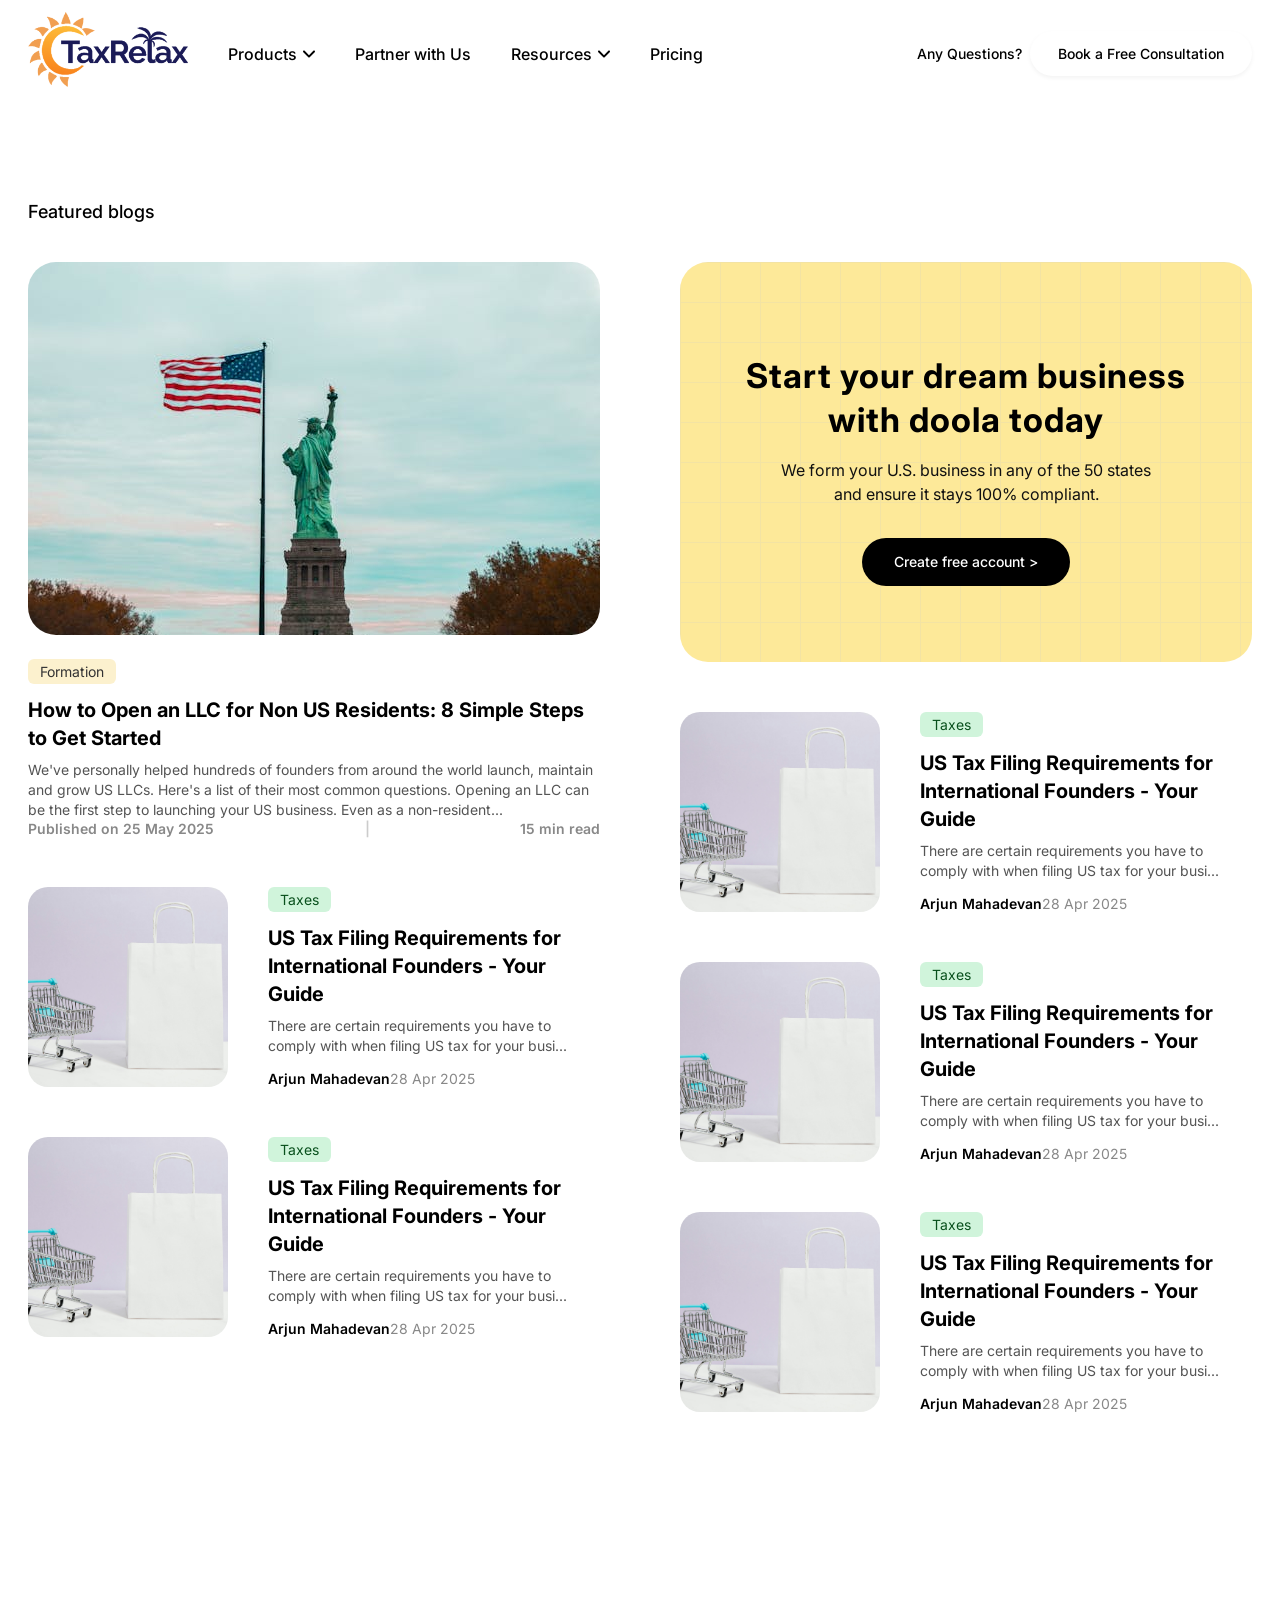
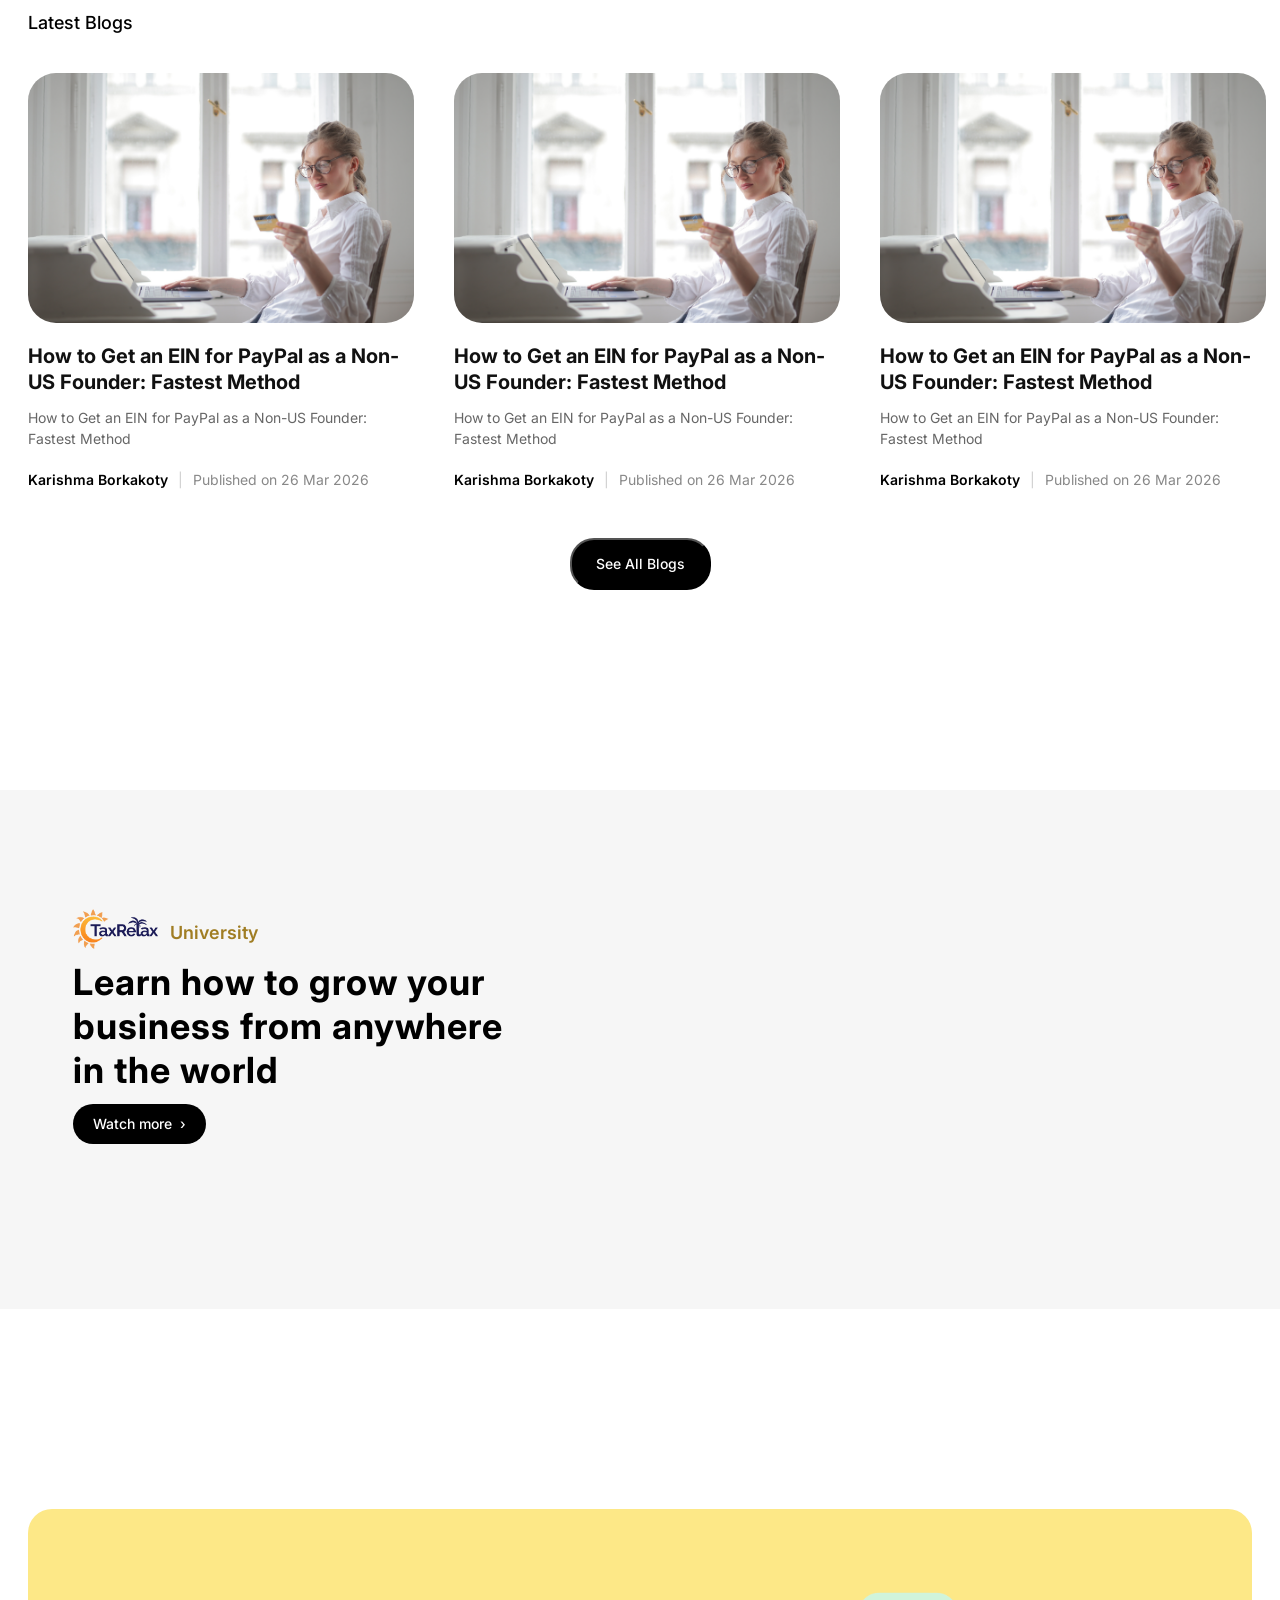
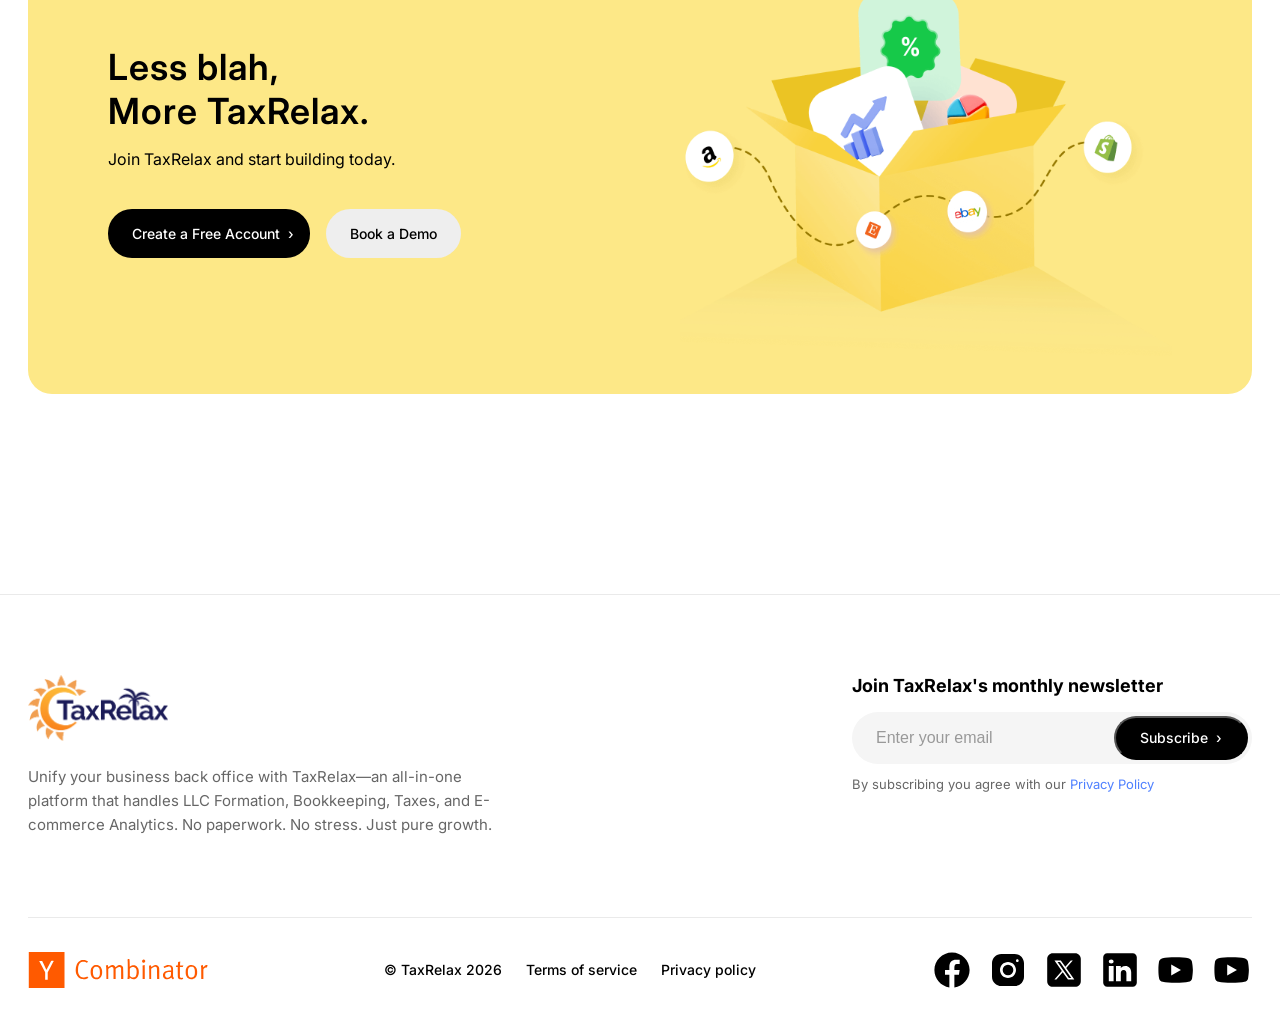
<file: blog.html>
<!DOCTYPE html>
<html lang="en">
<head>
    <meta charset="UTF-8">
    <meta name="viewport" content="width=device-width, initial-scale=1.0">
    <title>TaxRelax | Blog</title>
    
    <link rel="stylesheet" href="assets/css/style.css">
    <link rel="stylesheet" href="assets/css/blog.css">
</head>
<body class="blog">

    <header class="header" style="background-color: #fff;">
        <div class="container">
            <div class="header__main">
                <a href="index.html" class="header__logo"><img src="./assets/images/logo/taxrelax logo.png" alt=""></a>

                <nav class="header__nav">
                    <ul class="nav__list">
                        <li class="nav__item">
                            <a href="#" class="nav__link">Products<img src="assets/images/logo/angle-down.svg" class="arrow" alt="arrow"></a>
                            <div class="dropdown-menu">
                                <a href="formation.html" class="dropdown-item">
                                    <svg xmlns="http://www.w3.org/2000/svg" width="24" height="24" viewBox="0 0 24 24" fill="none" stroke="currentColor" stroke-width="2" stroke-linecap="round" stroke-linejoin="round" class="icon lucide lucide-rocket-icon lucide-rocket"><path d="M12 15v5s3.03-.55 4-2c1.08-1.62 0-5 0-5"/><path d="M4.5 16.5c-1.5 1.26-2 5-2 5s3.74-.5 5-2c.71-.84.7-2.13-.09-2.91a2.18 2.18 0 0 0-2.91-.09"/><path d="M9 12a22 22 0 0 1 2-3.95A12.88 12.88 0 0 1 22 2c0 2.72-.78 7.5-6 11a22.4 22.4 0 0 1-4 2z"/><path d="M9 12H4s.55-3.03 2-4c1.62-1.08 5 .05 5 .05"/></svg> Formation</a>
                                <a href="ai-accounting.html" class="dropdown-item">
                                    <svg xmlns="http://www.w3.org/2000/svg" width="24" height="24" viewBox="0 0 24 24" fill="none" stroke="currentColor" stroke-width="2" stroke-linecap="round" stroke-linejoin="round" class="icon lucide lucide-circle-user-round-icon lucide-circle-user-round"><path d="M18 20a6 6 0 0 0-12 0"/><circle cx="12" cy="10" r="4"/><circle cx="12" cy="12" r="10"/></svg> AI Junior Accounting</a>
                                <a href="#" class="dropdown-item">
                                    <svg xmlns="http://www.w3.org/2000/svg" width="24" height="24" viewBox="0 0 24 24" fill="none" stroke="currentColor" stroke-width="2" stroke-linecap="round" stroke-linejoin="round" class="icon lucide lucide-landmark-icon lucide-landmark"><path d="M10 18v-7"/><path d="M11.12 2.198a2 2 0 0 1 1.76.006l7.866 3.847c.476.233.31.949-.22.949H3.474c-.53 0-.695-.716-.22-.949z"/><path d="M14 18v-7"/><path d="M18 18v-7"/><path d="M3 22h18"/><path d="M6 18v-7"/></svg> AI KYC & AML</a>
                            </div>
                        </li>
                        <li class="nav__item"><a href="contact.html" class="nav__link">Partner with Us</a></li>
                        <li class="nav__item">
                            <a href="#" class="nav__link">Resources<img src="assets/images/logo/angle-down.svg" class="arrow" alt="arrow"></a>
                            <div class="dropdown-menu">
                                <a href="blog.html" class="dropdown-item">
                                    <svg xmlns="http://www.w3.org/2000/svg" width="24" height="24" viewBox="0 0 24 24" fill="none" stroke="currentColor" stroke-width="2" stroke-linecap="round" stroke-linejoin="round" class="icon lucide lucide-message-circle-icon lucide-message-circle"><path d="M2.992 16.342a2 2 0 0 1 .094 1.167l-1.065 3.29a1 1 0 0 0 1.236 1.168l3.413-.998a2 2 0 0 1 1.099.092 10 10 0 1 0-4.777-4.719"/></svg> Blog</a>
                                <a href="#" class="dropdown-item">
                                    <svg xmlns="http://www.w3.org/2000/svg" width="24" height="24" viewBox="0 0 24 24" fill="none" stroke="currentColor" stroke-width="2" stroke-linecap="round" stroke-linejoin="round" class="icon lucide lucide-blocks-icon lucide-blocks"><path d="M10 22V7a1 1 0 0 0-1-1H4a2 2 0 0 0-2 2v12a2 2 0 0 0 2 2h12a2 2 0 0 0 2-2v-5a1 1 0 0 0-1-1H2"/><rect x="14" y="2" width="8" height="8" rx="1"/></svg> Integration</a>
                                <a href="about.html" class="dropdown-item">
                                    <svg xmlns="http://www.w3.org/2000/svg" width="24" height="24" viewBox="0 0 24 24" fill="none" stroke="currentColor" stroke-width="2" stroke-linecap="round" stroke-linejoin="round" class="icon lucide lucide-users-round-icon lucide-users-round"><path d="M18 21a8 8 0 0 0-16 0"/><circle cx="10" cy="8" r="5"/><path d="M22 20c0-3.37-2-6.5-4-8a5 5 0 0 0-.45-8.3"/></svg> About Us</a>
                            </div>
                        </li>
                        <li class="nav__item"><a href="pricing.html" class="nav__link">Pricing</a></li>
                    </ul>
                </nav>

                <div class="header__btns">
                    <span class="header__btns--question">Any Questions?</span>
                    <a href="contact.html" class=" header__btns--btn btn btn--primary">Book a Free Consultation</a>
                </div>
            </div>
        </div>
    </header>

    <main class="main">
        <section class="hero-news">
            <div class="container">
                <P class="mini__title">Featured blogs</p>

                <div class="hero-news__main">

                    <div class="hero-news__left">
                        <article class="news-card news-card--primary">
                            <div class="news-card__img">
                                <!-- <img src="assets/images/picture/pexels-chaitaastic-5062133.jpg" alt=""> -->
                            </div>
                            <div class="news-card__content">
                                <div class="news-card__content">
                                    <span class="blog-tag">Formation</span>                      
                                    <h2 class="news-card__title">How to Open an LLC for Non US Residents: 8 Simple Steps to Get Started</h2>
                                    <p class="news-card__text">We've personally helped hundreds of founders from around the world launch, maintain and grow US LLCs. Here's a list of their most common questions. Opening an LLC can be the first step to launching your US business. Even as a non-resident...</p>
                                    <div class="news-card__meta">
                                        Published on 25 May 2025 <span class="news-card__divider">|</span> 15 min read
                                    </div>
                                </div>
                            </div>
                        </article>
                    
                        <div class="hero-news__left-list">
                            <article class="news-card news-card--secondary">
                                <div class="news-card__img"><img src="./assets/images/picture/pexels-karola-g-5632402.jpg" alt="Tax filing guide"></div>
                                <div class="news-card__content">
                                    <span class="blog-tag" style="background: #D0F4DB; color: #09501d;">Taxes</span>  
                                    <p class="news-card__title">US Tax Filing Requirements for International Founders - Your Guide</p>
                                    <p class="news-card__text">There are certain requirements you have to comply with when filing US tax for your busi...</p>
                                    <div class="news-card__meta">
                                        <span class="news-card__author">Arjun Mahadevan</span>
                                        <span class="news-card__date">28 Apr 2025</span>
                                    </div>
                                </div>
                            </article>
                            <article class="news-card news-card--secondary">
                                <div class="news-card__img"><img src="./assets/images/picture/pexels-karola-g-5632402.jpg" alt="Tax filing guide"></div>
                                <div class="news-card__content">
                                    <span class="blog-tag" style="background: #D0F4DB; color: #09501d;">Taxes</span>  
                                    <p class="news-card__title">US Tax Filing Requirements for International Founders - Your Guide</p>
                                    <p class="news-card__text">There are certain requirements you have to comply with when filing US tax for your busi...</p>
                                    <div class="news-card__meta">
                                        <span class="news-card__author">Arjun Mahadevan</span>
                                        <span class="news-card__date">28 Apr 2025</span>
                                    </div>
                                </div>
                            </article>
                        </div>
                    </div>
                
                    <div class="hero-news__right">
                        <div class="hero-news__cta BIG-banner">
                            <h2 class="section__title BIG-banner__title">Start your dream business<br> with doola today</h2>
                            <p class="BIG-banner__text">We form your U.S. business in any of the 50 states and ensure it stays 100% compliant.</p>
                            <div class="BIG-banner__action"><a href="#" class="btn btn--black">Create free account ></a></div>
                        </div>
                    
                        <div class="hero-news__right-list">
                            <article class="news-card news-card--secondary">
                                <div class="news-card__img"><img src="./assets/images/picture/pexels-karola-g-5632402.jpg" alt="Tax filing guide"></div>
                                <div class="news-card__content">
                                    <span class="blog-tag" style="background: #D0F4DB; color: #09501d;">Taxes</span>  
                                    <p class="news-card__title">US Tax Filing Requirements for International Founders - Your Guide</p>
                                    <p class="news-card__text">There are certain requirements you have to comply with when filing US tax for your busi...</p>
                                    <div class="news-card__meta">
                                        <span class="news-card__author">Arjun Mahadevan</span>
                                        <span class="news-card__date">28 Apr 2025</span>
                                    </div>
                                </div>
                            </article>
                            <article class="news-card news-card--secondary">
                                <div class="news-card__img"><img src="./assets/images/picture/pexels-karola-g-5632402.jpg" alt="Tax filing guide"></div>
                                <div class="news-card__content">
                                    <span class="blog-tag" style="background: #D0F4DB; color: #09501d;">Taxes</span>  
                                    <p class="news-card__title">US Tax Filing Requirements for International Founders - Your Guide</p>
                                    <p class="news-card__text">There are certain requirements you have to comply with when filing US tax for your busi...</p>
                                    <div class="news-card__meta">
                                        <span class="news-card__author">Arjun Mahadevan</span>
                                        <span class="news-card__date">28 Apr 2025</span>
                                    </div>
                                </div>
                            </article>
                            <article class="news-card news-card--secondary">
                                <div class="news-card__img"><img src="./assets/images/picture/pexels-karola-g-5632402.jpg" alt="Tax filing guide"></div>
                                <div class="news-card__content">
                                    <span class="blog-tag" style="background: #D0F4DB; color: #09501d;">Taxes</span>  
                                    <p class="news-card__title">US Tax Filing Requirements for International Founders - Your Guide</p>
                                    <p class="news-card__text">There are certain requirements you have to comply with when filing US tax for your busi...</p>
                                    <div class="news-card__meta">
                                        <span class="news-card__author">Arjun Mahadevan</span>
                                        <span class="news-card__date">28 Apr 2025</span>
                                    </div>
                                </div>
                            </article>
                        </div>
                    </div>
                
                </div>
            </div>
        </section>
        <section class="blogs">
            <div class="container">
                <P class="mini__title">Latest Blogs</p>

                <div class="blogs__grid">

                    <article class="blog-card">
                        <div class="blog-card__image-wrapper"><img src="./assets/images/picture/closeup-shot-pretty-female-with-white-shirt-working-with-laptop-looking-her-card.jpg" alt="Blog cover" class="blog-card__image"></div>
                        <div class="blog-card__content">
                            <h3 class="blog-card__title">How to Get an EIN for PayPal as a Non-US Founder: Fastest Method</h3>
                            <p class="blog-card__excerpt">How to Get an EIN for PayPal as a Non-US Founder: Fastest Method</p>
                            <div class="blog-card__meta">
                                <span class="blog-card__author">Karishma Borkakoty</span>
                                <span class="blog-card__divider">|</span>
                                <span class="blog-card__date">Published on 26 Mar 2026</span>
                            </div>
                        </div>
                    </article>
                    <article class="blog-card">
                        <div class="blog-card__image-wrapper"><img src="./assets/images/picture/closeup-shot-pretty-female-with-white-shirt-working-with-laptop-looking-her-card.jpg" alt="Blog cover" class="blog-card__image"></div>
                        <div class="blog-card__content">
                            <h3 class="blog-card__title">How to Get an EIN for PayPal as a Non-US Founder: Fastest Method</h3>
                            <p class="blog-card__excerpt">How to Get an EIN for PayPal as a Non-US Founder: Fastest Method</p>
                            <div class="blog-card__meta">
                                <span class="blog-card__author">Karishma Borkakoty</span>
                                <span class="blog-card__divider">|</span>
                                <span class="blog-card__date">Published on 26 Mar 2026</span>
                            </div>
                        </div>
                    </article>
                    <article class="blog-card">
                        <div class="blog-card__image-wrapper"><img src="./assets/images/picture/closeup-shot-pretty-female-with-white-shirt-working-with-laptop-looking-her-card.jpg" alt="Blog cover" class="blog-card__image"></div>
                        <div class="blog-card__content">
                            <h3 class="blog-card__title">How to Get an EIN for PayPal as a Non-US Founder: Fastest Method</h3>
                            <p class="blog-card__excerpt">How to Get an EIN for PayPal as a Non-US Founder: Fastest Method</p>
                            <div class="blog-card__meta">
                                <span class="blog-card__author">Karishma Borkakoty</span>
                                <span class="blog-card__divider">|</span>
                                <span class="blog-card__date">Published on 26 Mar 2026</span>
                            </div>
                        </div>
                    </article>
                    
                </div>
                
                <div id="more-blogs" class="blogs__grid is-hidden">
                    <article class="blog-card">
                        <div class="blog-card__image-wrapper"><img src="./assets/images/picture/closeup-shot-pretty-female-with-white-shirt-working-with-laptop-looking-her-card.jpg" alt="Blog cover" class="blog-card__image"></div>
                        <div class="blog-card__content">
                            <h3 class="blog-card__title">How to Get an EIN for PayPal as a Non-US Founder: Fastest Method</h3>
                            <p class="blog-card__excerpt">How to Get an EIN for PayPal as a Non-US Founder: Fastest Method</p>
                            <div class="blog-card__meta">
                                <span class="blog-card__author">Karishma Borkakoty</span>
                                <span class="blog-card__divider">|</span>
                                <span class="blog-card__date">Published on 26 Mar 2026</span>
                            </div>
                        </div>
                    </article>
                    <article class="blog-card">
                        <div class="blog-card__image-wrapper"><img src="./assets/images/picture/closeup-shot-pretty-female-with-white-shirt-working-with-laptop-looking-her-card.jpg" alt="Blog cover" class="blog-card__image"></div>
                        <div class="blog-card__content">
                            <h3 class="blog-card__title">How to Get an EIN for PayPal as a Non-US Founder: Fastest Method</h3>
                            <p class="blog-card__excerpt">How to Get an EIN for PayPal as a Non-US Founder: Fastest Method</p>
                            <div class="blog-card__meta">
                                <span class="blog-card__author">Karishma Borkakoty</span>
                                <span class="blog-card__divider">|</span>
                                <span class="blog-card__date">Published on 26 Mar 2026</span>
                            </div>
                        </div>
                    </article>
                    <article class="blog-card">
                        <div class="blog-card__image-wrapper"><img src="./assets/images/picture/closeup-shot-pretty-female-with-white-shirt-working-with-laptop-looking-her-card.jpg" alt="Blog cover" class="blog-card__image"></div>
                        <div class="blog-card__content">
                            <h3 class="blog-card__title">How to Get an EIN for PayPal as a Non-US Founder: Fastest Method</h3>
                            <p class="blog-card__excerpt">How to Get an EIN for PayPal as a Non-US Founder: Fastest Method</p>
                            <div class="blog-card__meta">
                                <span class="blog-card__author">Karishma Borkakoty</span>
                                <span class="blog-card__divider">|</span>
                                <span class="blog-card__date">Published on 26 Mar 2026</span>
                            </div>
                        </div>
                    </article>
                    <article class="blog-card">
                        <div class="blog-card__image-wrapper"><img src="./assets/images/picture/closeup-shot-pretty-female-with-white-shirt-working-with-laptop-looking-her-card.jpg" alt="Blog cover" class="blog-card__image"></div>
                        <div class="blog-card__content">
                            <h3 class="blog-card__title">How to Get an EIN for PayPal as a Non-US Founder: Fastest Method</h3>
                            <p class="blog-card__excerpt">How to Get an EIN for PayPal as a Non-US Founder: Fastest Method</p>
                            <div class="blog-card__meta">
                                <span class="blog-card__author">Karishma Borkakoty</span>
                                <span class="blog-card__divider">|</span>
                                <span class="blog-card__date">Published on 26 Mar 2026</span>
                            </div>
                        </div>
                    </article>
                    <article class="blog-card">
                        <div class="blog-card__image-wrapper"><img src="./assets/images/picture/closeup-shot-pretty-female-with-white-shirt-working-with-laptop-looking-her-card.jpg" alt="Blog cover" class="blog-card__image"></div>
                        <div class="blog-card__content">
                            <h3 class="blog-card__title">How to Get an EIN for PayPal as a Non-US Founder: Fastest Method</h3>
                            <p class="blog-card__excerpt">How to Get an EIN for PayPal as a Non-US Founder: Fastest Method</p>
                            <div class="blog-card__meta">
                                <span class="blog-card__author">Karishma Borkakoty</span>
                                <span class="blog-card__divider">|</span>
                                <span class="blog-card__date">Published on 26 Mar 2026</span>
                            </div>
                        </div>
                    </article>
                    <article class="blog-card">
                        <div class="blog-card__image-wrapper"><img src="./assets/images/picture/closeup-shot-pretty-female-with-white-shirt-working-with-laptop-looking-her-card.jpg" alt="Blog cover" class="blog-card__image"></div>
                        <div class="blog-card__content">
                            <h3 class="blog-card__title">How to Get an EIN for PayPal as a Non-US Founder: Fastest Method</h3>
                            <p class="blog-card__excerpt">How to Get an EIN for PayPal as a Non-US Founder: Fastest Method</p>
                            <div class="blog-card__meta">
                                <span class="blog-card__author">Karishma Borkakoty</span>
                                <span class="blog-card__divider">|</span>
                                <span class="blog-card__date">Published on 26 Mar 2026</span>
                            </div>
                        </div>
                    </article>
                </div>
            
                <div class="blogs__action">
                    <button id="show-more-btn" class="btn--black" style="padding: 16px 24px 16px 24px;">See All Blogs</button>
                </div>
            </div>
        </section>
        <section class="perks">
            <div class="container">
                <div class="perks__main">

                    <div class="section__header">
                        <div class="section__subtitle">
                            <img class="section__subtitle-logo" src="./assets/images/logo/taxrelax logo.png" alt=""> University
                        </div>
                        <p class="section__title">Learn how to grow your<br> business from anywhere<br> in the world</p>
                        <a href="#" class="btn btn--black" style="padding: 12px 20px 12px 20px;">Watch more <span class="btn__arrow">›</span></a>
                    </div>
                
                    <div class="perks__video">
                        <iframe style="border-radius: 28px; transform: scale(1.3);" width="560" height="315" src="https://www.youtube.com/embed/SI7GIGUg6_0?si=xeaNjarNusjNYEDz" title="YouTube video player" frameborder="0" allow="accelerometer; autoplay; clipboard-write; encrypted-media; gyroscope; picture-in-picture; web-share" referrerpolicy="strict-origin-when-cross-origin" allowfullscreen></iframe>
                    </div>

                </div>
            </div>
        </section>
        <section class="cta-banner">
            <div class="container">

                <div class="cta-banner__main">

                    <div class="cta-banner__content">
                        <h3 class="cta-banner__title">Less blah,<br>More TaxRelax.</h3>
                        <p class="cta-banner__text">Join TaxRelax and start building today.</p>
                        <div class="cta-banner__actions">
                            <a href="#" class="btn btn--black">Create a Free Account <span class="btn__arrow">›</span></a>
                            <a href="#" class="btn btn--gray">Book a Demo</a>
                        </div>
                    </div>
                
                    <div class="cta-banner__image-wrap">
                        <img src="assets/images/picture/less-blah-more-TaxRelax.png.webp" alt="TaxRelax Box" class="cta-banner__image">
                    </div>
                
                </div>

            </div>
        </section>
    </main>

    <footer class="footer">
        <div class="container">

            <div class="footer__top">

                <div class="footer__brand">
                    <img src="assets/images/logo/taxrelax logo.png" alt="TaxRelax logo" class="footer__logo">
                    <p class="footer__desc">Unify your business back office with TaxRelax—an all-in-one platform that handles LLC Formation, Bookkeeping, Taxes, and E-commerce Analytics. No paperwork. No stress. Just pure growth.</p>
                </div>

                <div class="footer__newsletter">
                    <h4 class="footer__newsletter-title">Join TaxRelax's monthly newsletter</h4>

                    <form class="footer__form">
                        <input type="email" placeholder="Enter your email" class="footer__input" required>
                        <button type="submit" class="btn btn--black footer__submit">Subscribe <span class="btn__arrow">›</span></button>
                    </form>

                    <p class="footer__consent">By subscribing you agree with our <a href="#">Privacy Policy</a></p>
                </div>

            </div>

            <div class="footer__bottom">

                <div class="footer__yc">
                    <img src="assets/images/logo/y-combinator-color.svg" alt="Y Combinator" class="footer__yc-logo">
                </div>

                <div class="footer__legal">
                    <span>© TaxRelax 2026</span>
                    <a href="#">Terms of service</a>
                    <a href="#">Privacy policy</a>
                </div>

                <div class="footer__socials">
                    <a href="#" class="footer__social-link"><svg xmlns="http://www.w3.org/2000/svg" x="0px" y="0px" width="100" height="100" viewBox="0 0 50 50"><path d="M25,3C12.85,3,3,12.85,3,25c0,11.03,8.125,20.137,18.712,21.728V30.831h-5.443v-5.783h5.443v-3.848 c0-6.371,3.104-9.168,8.399-9.168c2.536,0,3.877,0.188,4.512,0.274v5.048h-3.612c-2.248,0-3.033,2.131-3.033,4.533v3.161h6.588 l-0.894,5.783h-5.694v15.944C38.716,45.318,47,36.137,47,25C47,12.85,37.15,3,25,3z"></path></svg></a>
                    <a href="#" class="footer__social-link"><svg xmlns="http://www.w3.org/2000/svg" x="0px" y="0px" width="100" height="100" viewBox="0 0 30 30"><path d="M 9.9980469 3 C 6.1390469 3 3 6.1419531 3 10.001953 L 3 20.001953 C 3 23.860953 6.1419531 27 10.001953 27 L 20.001953 27 C 23.860953 27 27 23.858047 27 19.998047 L 27 9.9980469 C 27 6.1390469 23.858047 3 19.998047 3 L 9.9980469 3 z M 22 7 C 22.552 7 23 7.448 23 8 C 23 8.552 22.552 9 22 9 C 21.448 9 21 8.552 21 8 C 21 7.448 21.448 7 22 7 z M 15 9 C 18.309 9 21 11.691 21 15 C 21 18.309 18.309 21 15 21 C 11.691 21 9 18.309 9 15 C 9 11.691 11.691 9 15 9 z M 15 11 A 4 4 0 0 0 11 15 A 4 4 0 0 0 15 19 A 4 4 0 0 0 19 15 A 4 4 0 0 0 15 11 z"></path></svg></a>
                    <a href="#" class="footer__social-link"><svg xmlns="http://www.w3.org/2000/svg" x="0px" y="0px" width="100" height="100" viewBox="0 0 50 50"><path d="M 11 4 C 7.134 4 4 7.134 4 11 L 4 39 C 4 42.866 7.134 46 11 46 L 39 46 C 42.866 46 46 42.866 46 39 L 46 11 C 46 7.134 42.866 4 39 4 L 11 4 z M 13.085938 13 L 21.023438 13 L 26.660156 21.009766 L 33.5 13 L 36 13 L 27.789062 22.613281 L 37.914062 37 L 29.978516 37 L 23.4375 27.707031 L 15.5 37 L 13 37 L 22.308594 26.103516 L 13.085938 13 z M 16.914062 15 L 31.021484 35 L 34.085938 35 L 19.978516 15 L 16.914062 15 z"></path></svg></a>
                    <a href="#" class="footer__social-link"><svg xmlns="http://www.w3.org/2000/svg" x="0px" y="0px" width="100" height="100" viewBox="0 0 50 50"><path d="M41,4H9C6.24,4,4,6.24,4,9v32c0,2.76,2.24,5,5,5h32c2.76,0,5-2.24,5-5V9C46,6.24,43.76,4,41,4z M17,20v19h-6V20H17z M11,14.47c0-1.4,1.2-2.47,3-2.47s2.93,1.07,3,2.47c0,1.4-1.12,2.53-3,2.53C12.2,17,11,15.87,11,14.47z M39,39h-6c0,0,0-9.26,0-10 c0-2-1-4-3.5-4.04h-0.08C27,24.96,26,27.02,26,29c0,0.91,0,10,0,10h-6V20h6v2.56c0,0,1.93-2.56,5.81-2.56 c3.97,0,7.19,2.73,7.19,8.26V39z"></path></svg></a>
                    <a href="#" class="footer__social-link"><svg xmlns="http://www.w3.org/2000/svg" x="0px" y="0px" width="100" height="100" viewBox="0 0 50 50"><path d="M 44.898438 14.5 C 44.5 12.300781 42.601563 10.699219 40.398438 10.199219 C 37.101563 9.5 31 9 24.398438 9 C 17.800781 9 11.601563 9.5 8.300781 10.199219 C 6.101563 10.699219 4.199219 12.199219 3.800781 14.5 C 3.398438 17 3 20.5 3 25 C 3 29.5 3.398438 33 3.898438 35.5 C 4.300781 37.699219 6.199219 39.300781 8.398438 39.800781 C 11.898438 40.5 17.898438 41 24.5 41 C 31.101563 41 37.101563 40.5 40.601563 39.800781 C 42.800781 39.300781 44.699219 37.800781 45.101563 35.5 C 45.5 33 46 29.398438 46.101563 25 C 45.898438 20.5 45.398438 17 44.898438 14.5 Z M 19 32 L 19 18 L 31.199219 25 Z"></path></svg></a>
                    <a href="#" class="footer__social-link"><svg xmlns="http://www.w3.org/2000/svg" x="0px" y="0px" width="100" height="100" viewBox="0 0 50 50"><path d="M 44.898438 14.5 C 44.5 12.300781 42.601563 10.699219 40.398438 10.199219 C 37.101563 9.5 31 9 24.398438 9 C 17.800781 9 11.601563 9.5 8.300781 10.199219 C 6.101563 10.699219 4.199219 12.199219 3.800781 14.5 C 3.398438 17 3 20.5 3 25 C 3 29.5 3.398438 33 3.898438 35.5 C 4.300781 37.699219 6.199219 39.300781 8.398438 39.800781 C 11.898438 40.5 17.898438 41 24.5 41 C 31.101563 41 37.101563 40.5 40.601563 39.800781 C 42.800781 39.300781 44.699219 37.800781 45.101563 35.5 C 45.5 33 46 29.398438 46.101563 25 C 45.898438 20.5 45.398438 17 44.898438 14.5 Z M 19 32 L 19 18 L 31.199219 25 Z"></path></svg></a>
                </div>

            </div>

        </div>
    </footer>

    <script src="assets/js/main.js"></script>
</body>
</html>
</file>
<file: assets/css/style.css>
@font-face {
  font-family: 'Inter';
  font-style:  normal;
  font-weight: 100 900;
  font-display: swap;
  src: url("../fonts/Inter/Inter-VariableFont_opsz,wght.ttf") format("truetype");
}

/* 1. Общие сбросы и переменные */
* {
    margin: 0;
    padding: 0;
    box-sizing: border-box;
    -webkit-font-smoothing: antialiased;
    -moz-osx-font-smoothing: grayscale;
}

:root {
    --color-cream: #FEF4CC; /* Тот самый кремовый из doola */
    --color-dark: #000;
    --color-yelloBlock:#FBDE66;
    --color-logo-orange: #F98B21;
    --font-main: 'Inter', -apple-system, sans-serif;
    --yellow: #F5C842;
    --yellow-bg: #FFFBE8;
    --gray-line: #E0E0E0;
    --gray-node: #D4D4D4;
    --gray-card: #F4F4F4;
    --text-dark: #111;
    --text-mid: #555;
    --text-light: #999;
    --line-w: 2px;
    --node-size: 28px;
    --card-radius: 16px;
}

body {
    font-family: var(--font-main);
    background-color: #fff;
}

a {
    color: #000;
    text-decoration: none;
}

.btn--primary {
    background: #fff;
    color: var(--color-dark);
    padding: 14px 28px;
    border-radius: 50px; /* Круглая кнопка */
    text-decoration: none;
    font-weight: 500;
    font-size: 14px;
    box-shadow: 0 2px 4px rgba(0,0,0,0.05);
    transition: 0.3s ease;
    white-space: nowrap;.
}
.btn--primary:hover {
    box-shadow: 0 4px 8px rgba(0,0,0,0.1);
    background-color: #000;
    color: #fff;
    transition: 0.2s ease;
}

.btn--black {    
    display: flex;
    max-width: 240px;
    padding: 16px 16px 16px 24px;
    justify-content: center;
    align-items: center;
    gap: 8px;
    border-radius: 24px;
    background: var(--color-dark);
    color: #fff;
    text-align: center;
    font-size: 14px;
    font-family: Inter;
    font-weight: 500;
    line-height: 16px;
    cursor: pointer;
    text-decoration: none;
    transition: transform 0.2s ease;
    white-space: nowrap;
}
.btn--black:hover {
    transform: translateY(-2px);
}
/* .btn__arrow {
    margin-left: 8px;
    font-size: 20px;
    line-height: 1;
} */

/* Белая кнопка */
.btn--white {
    display: flex;
    max-width: 150px;
    padding: 16px 16px 16px 24px;
    justify-content: center;
    align-items: center;
    gap: 8px;
    background-color: #fff;
    border-radius: 24px;
    text-align: center;
    font-size: 14px;
    font-family: Inter;
    font-weight: 500;
    line-height: 16px;
    cursor: pointer;
    text-decoration: none;
    transition: transform 0.2s ease;
    white-space: nowrap;
}
.btn--white:hover {
    transform: translateY(-2px);
}

.btn--gray {
    background-color: #eeeeee;
    color: var(--color-dark);
    padding: 16px 24px;
    border-radius: 50px;
    font-size: 14px;
    font-weight: 500;
    text-decoration: none;
    transition: background-color 0.2s;
}
.btn--gray:hover {
    background-color: #E0E0E0;
}


.icon {
    position: relative;
    margin-right: 12px;
    height: 24px;
}
.lil-icon {
    width: 18px;
    height: 16px;
    margin-right: 0px;
}

.container {
    max-width: 1224px;
    margin: 0 auto;
}

section {
    margin-bottom: 200px;
}
.section__header {
    display: flex;
    flex-direction: column;
    align-items: center;
    text-align: center;
    margin: 0 auto 56px;
    width: 100%;
}
.section__subtitle {
    font-size: 18px;
    line-height: 23px;
    font-weight: 500;
    color: #957800;
    width: 100%;
}
h1.section__title {
    font-size: 40px;
    line-height: 52px;
    letter-spacing: 1px;
    font-weight: 700;
    color: #000;
    margin: 16px 0;
    width: 100%;
}
h2.section__title {
    font-size: 34px;
    line-height: 44px;
    letter-spacing: 1px;
    font-weight: 700;
    color: #000;
    margin: 16px 0;
    width: 100%;
}
.section__title {
    font-size: 34px;
    line-height: 44px;
    letter-spacing: 1px;
    font-weight: 700;
    color: #000;
    margin: 16px 0;
    width: 100%;
}
.section__description {
    font-size: 16px;
    line-height: 24px;
    font-weight: 400;
    color: #545454;
    width: 100%;
}
.section__mini-text {
    /* text-align: left; */
    margin: 8px 0;
}

/* HEADER ++++++++++++++++++++++++++++++++++++++++++++++++++++++++++++++++++++++++++++++++++++++++++++++++++++ */
/* HEADER ++++++++++++++++++++++++++++++++++++++++++++++++++++++++++++++++++++++++++++++++++++++++++++++++++++ */
.header {
    background-color: var(--color-cream);
    position: sticky;
    top: 0;
    padding-top: 30px;
    z-index: 1000;
    transition: 300ms;
}
.header.is-scrolled {
    box-shadow: 0 4px 20px rgba(0, 0, 0, 0.06);
    padding-top: 0px;
}

/* Основная часть header */
.header__main {
    display: flex;
    align-items: center;
    justify-content: space-between;
    padding: 8px 0;
}

.header__logo {
    position: relative;
    top: -2px;
    margin-right: 40px;
}
.header__logo img {
    width: 160px;    
}

/* Меню */
.nav__list {
    display: flex;
    list-style: none;
    gap: 40px;
}
.nav__link {
    text-decoration: none;
    color: var(--color-dark);
    font-weight: 500;
    font-size: 16px;
    line-height: 20px;
    display: flex;
    align-items: center;
}
.nav__item {
    position: relative;
}

/* Вертится `>` */
.arrow {
    width: 12px;
    height: 12px;
    margin-left: 6px;
    transition: transform 0.3s ease;
}
.nav__item:hover .arrow {
    transform: rotate(-180deg);
}

/* Выпадающее меню */
.dropdown-menu {
    margin-top: 10px;
    display: none; /* невиден */
    position: absolute;
    top: 100%;
    left: 0;
    background: #fff;
    min-width: 246px;
    border-radius: 16px;
    box-shadow: 0 10px 30px rgba(0,0,0,0.1);
    padding: 0;
    flex-direction: column;
    z-index: 100;
}
.dropdown-menu::before {
    content: "";
    position: absolute;
    top: -20px; 
    left: 0;
    width: 100%;
    height: 20px;
    display: block;
}
.nav__item:hover .dropdown-menu {
    display: flex; /* виден */
}

.dropdown-item {
    display: flex;
    align-items: center;
    padding: 12px 16px;
    font-weight: 500;
    border-radius: 0 8px 8px 0;
    transition: all 0.2s ease;
    border-left: 4px solid transparent;
}
.dropdown-item:hover {
    background: #fcfcfc;
    color: #be6f1a;
    border-left: 4px solid #FA9022;
}

/* Кнопки справа */
.header__btns {
    display: flex;
    align-items: center;
    margin-left: auto;
}
.header__btns--question {
    font-size: 14px;
    font-weight: 500;
    margin-right: 8px;
}

/* ICONS правки =========== */
.lucide-rocket {
    top: 2px;
}
.lucide-landmark {
    top: -1.5px;
}
.lucide-chart-pie {
    top: 2.4px;
}
.lucide-bot { 
    top: 1.6px;
}
.lucide-chart-area {
    top: 1.2px;
}
.lucide-percent {
    top: 2px;
}

/* SECTION-HERO ++++++++++++++++++++++++++++++++++++++++++++++++++++++++++++++++++++++++++++++++++++++++++++++++++++ */
/* SECTION-HERO ++++++++++++++++++++++++++++++++++++++++++++++++++++++++++++++++++++++++++++++++++++++++++++++++++++ */
.hero {
    background-color: var(--color-cream); /* Тот же кремовый фон */
    padding: 76px 0 80px;
}

.hero__main {
    display: flex;
    align-items: center;
    justify-content: space-between;
    margin-bottom: 56px;
}

/* ЗАГОЛОВКИ поправка =================== */
.hero__main .section__header {
    flex: 1;
    align-items: start;
    text-align: start;
    max-width: 550px;
    margin: 0px 0px 0px 0px;
}
.hero__main .section__subtitle{
    font-weight: 500;
}
.hero__main .section__title-highlight {
    color: #A07D23; /* Горчичный цвет из оригинала */
}
.hero__main .section__description {
    color: #000;
    margin-bottom: 40px;
}

/* Кнопка и приписка */
.hero__action {
    margin-bottom: 40px;
    text-align: start;
}

.hero__note {
    color: #6b6b6b;
    margin-top: 8px;
    margin-bottom: 0px;
    font-size: 12px;
    line-height: 1.4;
}

/* Правая колонка - Картинка-заглушка */
.hero__image {
    flex: 1;
    display: flex;
    justify-content: flex-end;
}
.hero__placeholder {
    width: 100%;
    max-width: 655px;
    height: 460px;
    background-image: url('../images/picture/Gemini_Generated_Image_o06os8o06os8o06o.png');
    background-position: 1% 77%;
    background-color: #FBDE66;
    border-radius: 40px;
}

/* ЛОГОТИПЫ НА ДНЕ HERO */
.hero__logos {
    background-color: #fff;
    min-width: 1224px;
    min-height: 111px;
    border-radius: 16px;
    padding: 24px 80px 24px 50px;
    display: flex;
    align-items: center;
    justify-content: space-between;
}
.hero__logos-title {
    color: var(--color-dark);
    font-size: 20px;
    padding: 0px 30px;
    font-weight: 700;
    line-height: 28px;
    white-space: nowrap;
    margin: 0;
}

.hero__logos-list {
    display: flex;
    justify-content: flex-end;
    align-items: center;
    position: relative;
    width: 100%;
    gap: 66.7px;
}

/* SECTION-PRODUCTS ++++++++++++++++++++++++++++++++++++++++++++++++++++++++++++++++++++++++++++++++++++++++++++++++++++ */
/* SECTION-PRODUCTS ++++++++++++++++++++++++++++++++++++++++++++++++++++++++++++++++++++++++++++++++++++++++++++++++++++ */
.products {
    background-color: #fff;
}

.products__nav {
    display: flex;
    justify-content: space-between;
    align-items: center;
    margin-bottom: 40px;
    padding-bottom: 10px;
}

.products__tabs {
    display: flex;
    list-style: none;
    gap: 16px;
    border-bottom: 1px solid #EAEAEA;
}

.products__tab {
    font-size: 16px;
    font-weight: 500;
    color: #666;
    cursor: pointer;
    padding: 14px 16px;
    position: relative;
    transition: color 0.2s ease;
}
.products__tab:hover {
    color: var(--color-dark);
}
.products__tab.is-active {
    color: var(--color-dark);
    font-weight: 600;
}
.products__tab.is-active::after {
    content: '';
    position: absolute;
    bottom: 0px;
    left: 0;
    width: 100%;
    height: 2px;
    background-color: var(--color-dark);
}

.products__actions {
    display: flex;
    gap: 16px;
}

.products__actions .btn--black {
    width: 210px;
    height: 48px;
}
/* .products__actions .btn__arrow {
    margin-left: 4px;
} */

/* Панели контента ================================================== */
@keyframes fadeIn {
    from { opacity: 0; transform: translateY(10px); }
    to { opacity: 1; transform: translateY(0); }
}
.products__panel {
    display: none;
    animation: fadeIn 0.4s ease;
}
.products__panel.is-active {
    display: block;
}

/* --- GRID ДЛЯ КАРТОЧЕК --- */
.products__grid {
    display: grid;
    grid-template-columns: 476px 357px 357px;
    gap: 24px;
}
.products__grid-col {
    display: flex;
    flex-direction: column;
    gap: 24px;
}

/* Стили карточек */
.card {
    border-radius: 40px;
    padding: 32px;
    display: flex;
    flex-direction: column;
    transition: 200ms;
}
.card:hover {
    transform: scale(1.02);
}


.card__tag {
    font-size: 14px;
    font-weight: 500;
    line-height: 1.2;
}

.card__title {
    font-size: 24px;
    font-weight: 700;
    color: var(--color-dark);
    margin: 16px 0px;
    line-height: 32px;
}

.card__text {
    font-size: 16px;
    font-weight: 400;
    color: var(--color-dark);
    line-height: 24px;
    margin-bottom: 56px;
}


/* Заглушки для картинок */
.card__image-placeholder {
    margin-top: auto;
    background-color: #fff;
    border-radius: 30px;
    height: 200px;
    display: flex;
    align-items: center;
    justify-content: center;
    color: #999;
    font-size: 14px;
    border: 1px dashed #ccc;
}
.card__image-placeholder--small {
    height: 120px;
}

/* СПГЕТТИ ============================================================================== */
/* СПГЕТТИ ============================================================================== */
/* СПГЕТТИ ============================================================================== */
/* СПГЕТТИ ============================================================================== */
.card--yellow {
    background-color: var(--color-cream); /* Фирменный кремовый */
}
.card--white-bordered {
    background-color: #fff;
    border: 1px solid #A07D23; /* Золотистая рамка как на скрине */
}
.card--large {
    height: 100%;
    min-height: 500px;
}
.card--small {
    flex: 1; /* Чтобы две маленькие карточки делили высоту поровну */
}
/* Сетки для вкладки Business-in-a-Box */
.box-grid-top {
    display: grid;
    grid-template-columns: repeat(3, 1fr);
    gap: 24px;
    margin-bottom: 24px;
}
.box-grid-top .card {
    padding-bottom: 0;
}
.box-grid-bottom {
    display: grid;
    grid-template-columns: repeat(2, 1fr);
    gap: 24px;
}
/* Новые цвета карточек (подобраны с оригинала) */
.card--blue { background-color: #EDF2FF; }
.card--green { background-color: #E2F5E5; }
.card--cyan { background-color: #EBF8FA; }
.card--pink { background-color: #FEECF0; }

/* Ссылка внутри карточки (Start Your Business >) */
.card__link {
    display: inline-block;
    margin-bottom: 30px;
    font-size: 16px;
    font-weight: 600;
    color: var(--color-dark);
    text-decoration: none;
    transition: opacity 0.2s;
}
.card__link:hover {
    opacity: 0.7;
}
/* Горизонтальная карточка для нижнего ряда */
.card--horizontal {
    flex-direction: row;
    align-items: center;
    gap: 20px;
    padding-right: 0; /* Убираем правый отступ, чтобы картинка могла прилипнуть к краю */
    min-height: 280px;
}
.card--horizontal .card__content {
    flex: 1;
    display: flex;
    flex-direction: column;
    justify-content: center;
}
.card--horizontal .card__image-placeholder {
    flex: 1;
    margin-top: 0;
    height: 100%;
    min-height: 200px;
    border-top-right-radius: 20px;
    border-bottom-right-radius: 20px;
    border-top-left-radius: 0;
    border-bottom-left-radius: 0;
}
/* Модификатор сетки на 2 колонки */
.products__grid--bookkeeping {
    grid-template-columns: 560px 630px;
}
.products__grid--taxes {
    grid-template-columns: 720px 487px;
    gap: 16px;
}
.products__grid--analytics {
    grid-template-columns: 600px 600px;
}
/* Белая карточка с синей рамкой */
.card--white-blue-border {
    background-color: #fff;
    border: 1px solid #4F80FF; /* Синий цвет рамки */
}
/* Модификатор, чтобы карточка занимала всё свободное место по высоте в колонке */
.card--flex-grow {
    flex: 1;
}
/* Модификатор картинки (в правой карточке она прижата вправо и меньше размером) */
.card__image-placeholder--right {
    align-self: flex-end;
    width: 60%;
    height: 150px;
    margin-top: 20px;
}
/* --- ЦВЕТА ТЕГОВ --- */
/* Перебиваем базовый желтый цвет тегов в зависимости от фона карточки */
.card--yellow .card__tag {
    color: #957800;
}
.card--blue .card__tag,
.card--white-blue-border .card__tag {
    color: #4F80FF; /* Синий тег */
}
.card--green .card__tag {
    color: #00B67A; /* Зеленый тег */
}
.card--cyan .card__tag {
    color: #00A3B5; /* Бирюзовый тег */
}
.card--pink .card__tag {
    color: #D65A76; /* Розовый тег */
}
/* Белая карточка с зеленой рамкой */
.card--white-green-border {
    background-color: #fff;
    border: 1px solid #00B67A; /* Фирменный зеленый */
}
/* Цвет тега для этой карточки */
.card--white-green-border .card__tag {
    color: #00B67A;
}
/* Модификатор для картинки, которая стоит над текстом */
.card__image-placeholder--top {
    margin-top: 0;
    margin-bottom: 32px;
}
/* СПГЕТТИ ============================================================================== */
/* СПГЕТТИ ============================================================================== */
/* СПГЕТТИ ============================================================================== */
/* СПГЕТТИ ============================================================================== */
/* SECTION-RESOURCES ++++++++++++++++++++++++++++++++++++++++++++++++++++++++++++++++++++++++++++++++++++++++++++++++++++ */
/* SECTION-RESOURCES ++++++++++++++++++++++++++++++++++++++++++++++++++++++++++++++++++++++++++++++++++++++++++++++++++++ */

.resources__grid {
    display: flex;
    justify-content: center;
    gap: 32px;
}

/* Базовая карточка */
.resource-card {
    position: relative;
    width: 460px;
    height: 600px;
    border-radius: 24px;
    overflow: hidden;
    display: flex;
    align-items: flex-end;
    padding: 40px;
    transition: transform 0.4s cubic-bezier(0.25, 0.8, 0.25, 1);
}

/* Эффект: карточка увеличивается */
.resource-card:hover {
    transform: scale(1.01) translateY(-4px);
}

/* Слой с фоновой картинкой */
.resource-card__bg {
    position: absolute;
    inset: -20px; /* Делаем запас по краям, чтобы при сжатии не было щелей */
    background-color: #e0e0e0;
    background-size: cover;
    background-position: center;
    transform: scale(1.05); /* Изначально увеличена */
    transition: transform 0.4s cubic-bezier(0.25, 0.8, 0.25, 1);
    z-index: 1;
}

/* Эффект: картинка уменьшается */
.resource-card:hover .resource-card__bg {
    transform: scale(1);
}

/* Градиент поверх картинки (Внутренняя тень) */
.resource-card__overlay {
    position: absolute;
    inset: 0;
    z-index: 2;
}

/* Контент карточки */
.resource-card__content {
    position: relative;
    z-index: 3;
    width: 100%;
}
.resource-card__title {
    font-size: 28px;
    font-weight: 800;
    margin-bottom: 8px;
    line-height: 1.2;
}
.resource-card__text {
    font-size: 16px;
    font-weight: 500;
    margin-bottom: 24px;
}

/* --- Модификаторы для Желтой карточки --- */
.resource-card--yellow .resource-card__overlay {
    background: linear-gradient(to top, #FCE38A 0%, rgba(252, 227, 138, 0) 60%);
}
.resource-card--yellow .resource-card__title,
.resource-card--yellow .resource-card__text {
    color: var(--color-dark);
}

/* --- Модификаторы для Черной карточки --- */
.resource-card--black .resource-card__overlay {
    background: linear-gradient(to top, #000000 0%, rgba(0, 0, 0, 0) 60%);
}
.resource-card--black .resource-card__title,
.resource-card--black .resource-card__text {
    color: #ffffff;
}

/* SECTION-OVERVIEW ++++++++++++++++++++++++++++++++++++++++++++++++++++++++++++++++++++++++++++++++++++++++++++++++++++ */
/* SECTION-OVERVIEW ++++++++++++++++++++++++++++++++++++++++++++++++++++++++++++++++++++++++++++++++++++++++++++++++++++ */

.overview__grid {
    display: flex;
    justify-content: center;
    gap: 24px;
    flex-wrap: wrap; /* Для адаптивности */
}

/* Сама карточка */
.overview-card {
    width: 376px;
    height: 574px;
    background: #F6F6F6;
    border-radius: 32px;
    overflow: hidden;
    display: flex;
    flex-direction: column;
    box-shadow: 0 4px 20px rgba(0, 0, 0, 0.03);
    transition: transform 0.3s ease;
}

.overview-card:hover {
    transform: translateY(-8px);
}

/* Картинка через background-image */
.overview-card__image {
    width: 376px;
    height: 250px;
    background-size: cover;
    background-position: center;
    background-repeat: no-repeat;
    border-radius: 36px; 
    margin: 0;
}

.overview-card__content {
    padding: 24px 32px 32px;
}

.overview-card__title {
    font-size: 20px;
    font-weight: 700;
    line-height: 28px;
    color: var(--color-dark);
    margin-bottom: 8px;
    /* Ограничение заголовка в 2 строки, если будет слишком длинным */
    display: -webkit-box;
    -webkit-line-clamp: 2;
    -webkit-box-orient: vertical;
    overflow: hidden;
}

.overview-card__text {
    font-size: 16px;
    line-height: 24px;
    margin-bottom: 72px;
    /* Ограничение текста в 4 строки */
    display: -webkit-box;
    -webkit-line-clamp: 4;
    -webkit-box-orient: vertical;
    overflow: hidden;
}

/* SECTION-PERKS ++++++++++++++++++++++++++++++++++++++++++++++++++++++++++++++++++++++++++++++++++++++++++++++++++++ */
/* SECTION-PERKS ++++++++++++++++++++++++++++++++++++++++++++++++++++++++++++++++++++++++++++++++++++++++++++++++++++ */
.perks {
    padding: 100px 0;
    background-color: #F6F6F6; /* Светлый фон из оригинала */
}

.perks__main {
    display: flex;
    align-items: center;
    justify-content: space-between;
    gap: 60px;
}

/* Контент слева */
.perks .section__header {
    max-width: 42%;
    align-items: flex-start;
    text-align: left;
}

.section__subtitle {
    font-size: 18px;
    font-weight: 600;
    color: #A07D23;
}

.section__subtitle-logo {
    position: relative;
    top: 10px;
    height: 40px;
    margin-right: 8px;
}

.perks .section__title {
    font-size: 36px;
    font-weight: 700;
    line-height: 44px;
    margin-bottom: 12px;
}

.perks .section__description {
    font-size: 16px;
    color: #666;
    margin-bottom: 26px;
}



/* Сетка карточек справа */
.perks__grid {
    flex: 1;
    display: grid;
    /* Настройки сетки: 2 колонки */
    grid-template-columns: repeat(2, 1fr);
    gap: 16px; /* Отступы между карточками */
}

/* Сама карточка партнера */
.perk-card {
    background: #FFFFFF;
    border-radius: 16px;
    padding: 20px 24px;
    display: flex;
    align-items: center;
    gap: 16px;
    transition: transform 0.2s ease, box-shadow 0.2s ease;
    border: 1px solid transparent;
}

.perk-card:hover {
    transform: translateY(-2px);
    box-shadow: 0 4px 12px rgba(0,0,0,0.05);
    border-color: #EEE;
}

/* Место под иконку */
.perk-card__icon {
    width: 45px;
    height: 45px;
    display: flex;
    align-items: center;
    justify-content: center;
    flex-shrink: 0;
    opacity: 0.9; 
    border-radius: 8px;
}

/* Текст в карточке */
.perk-card__name {
    font-size: 16px;
    font-weight: 700;
    color: var(--color-dark);
    margin: 0;
}

.perk-card__category {
    font-size: 13px;
    color: #999;
    margin: 2px 0 0 0;
}



/* SECTION-FOUNDERS ++++++++++++++++++++++++++++++++++++++++++++++++++++++++++++++++++++++++++++++++++++++++++++++++++++ */
/* SECTION-FOUNDERS ++++++++++++++++++++++++++++++++++++++++++++++++++++++++++++++++++++++++++++++++++++++++++++++++++++ */
.founders__flex {
    display: flex;
    gap: 24px;
    justify-content: center;
    height: 580px; /* Фиксируем общую высоту */
}

/* Активный блок (развернутый) */
.founder-card.is-active {
    width: 936px;
    cursor: default;
}

.collapsed-name {
    font-size: 18px;
    font-weight: 700;
}

.collapsed-title {
    font-size: 14px;
    opacity: 0.7;
}

/* Скрываем вертикальный текст, когда блок открыт */
.founder-card.is-active .founder-card__collapsed {
    opacity: 0;
    pointer-events: none;
}

/* Показываем контент только у активного блока */
.founder-card.is-active .founder-card__expanded {
    opacity: 1;
    pointer-events: auto;
}

/* Картинка (заглушка) */
.founder-card__image {
    width: 400px;
    height: 500px;
    border-radius: 20px;
    background-size: cover;
    background-position: center;
    flex-shrink: 0;
}
/* Текстовая часть внутри */
.founder-card__content {
    flex: 1;
    padding-right: 20px;
}
.founder-quote-icon {
    font-size: 90px;
    font-weight: 900;
    line-height: 1;
    color: rgba(0,0,0,0.2);
    margin-bottom: 10px;
    font-family: sans-serif;
}
.founder-quote {
    font-size: 28px;
    font-weight: 700;
    line-height: 1.3;
    margin-bottom: 40px;
    color: #000;
}
.founder-name {
    font-size: 18px;
    font-weight: 800;
    margin-bottom: 4px;
}
.founder-title {
    font-size: 14px;
    color: #666;
}


/* Затемнение поверх картинки (черный цвет с прозрачностью 50%) */
.founder-card__collapsed-bg::after {
    content: '';
    position: absolute;
    inset: 0;
    background-color: rgba(0, 0, 0, 0.5); 
}

/* При открытии карточки фоновая картинка плавно растворяется */
.founder-card.is-active .founder-card__collapsed-bg {
    opacity: 0;
}

/* --- ОБНОВЛЕННЫЙ ТЕКСТ СВЕРНУТОЙ КАРТОЧКИ --- */
.founder-card__collapsed {
    position: absolute;
    bottom: 30px;
    left: 0;
    width: 100%;
    writing-mode: vertical-rl;
    transform: rotate(180deg);
    display: flex;
    align-items: center;
    gap: 8px;
    color: #ffffff; /* Белый текст, чтобы читалось на темном фото */
    transition: opacity 0.3s;
    white-space: nowrap;
    z-index: 2; /* Текст должен быть поверх фона */
}

/* ПРАВКА ЛАГОВ ПРИ ОТКРЫТИЙ КАРТ */
/* 1. Включаем аппаратное ускорение для карточек */
.founder-card {
    width: 120px;
    height: 100%;
    border-radius: 24px;
    cursor: pointer;
    position: relative;
    overflow: hidden;
    transition: width 0.4s cubic-bezier(0.25, 0.8, 0.25, 1); /* Чуть ускорил анимацию */
    
    /* Магия оптимизации: */
    will-change: width; /* Предупреждаем браузер, что будем менять ширину */
    transform: translateZ(0); /* Закидываем элемент в отдельный слой на GPU */
    backface-visibility: hidden; /* Убирает артефакты при рендере */
}

/* 2. Жестко фиксируем развернутый контент, чтобы он не "мялся" в процессе */
.founder-card__expanded {
    display: flex;
    align-items: center;
    gap: 56px;
    padding: 33.5px;

    width: 936px;
    min-width: 936px; /* Жестко держим ширину */
    
    height: 100%;
    box-sizing: border-box;
    opacity: 0;
    transition: opacity 0.3s 0.2s;
    pointer-events: none;

    /* Фиксируем позицию, чтобы контент не толкался при анимации */
    position: absolute;
    top: 0;
    left: 0;
}

/* КЛЮЧЕВОЕ!!!!!!!!!!!!!!!!!!!!!!!!!!!!!!!!!!!!!!!!!!!!!!!!!!!!!!!! */
/* ПОЧИНКА ДЁРГАНИЯ ИЗОБРАЖЕНИЯ У ЗАКРЫТОЙ КАРТОЧКИ */
/* --- ФОН СВЕРНУТОЙ КАРТОЧКИ --- */
.founder-card__collapsed-bg {
    position: absolute;
    inset: 0;
    background-size: cover;
    background-position: center;
    z-index: 1;
    
    /* Состояние: карточка закрыта. Картинка видна. */
    opacity: 1;
    /* transition-delay: 0.4s (ждем пока ширина сожмется), transition-duration: 0s (показываем мгновенно) */
    transition: opacity 0s 0.4s;
}

.founder-card__collapsed-bg::after {
    content: '';
    position: absolute;
    inset: 0;
    background-color: rgba(0, 0, 0, 0.5); 
}

/* Состояние: карточка открыта. */
.founder-card.is-active .founder-card__collapsed-bg {
    opacity: 0;
    /* Убираем картинку мгновенно (0s) и без задержек (0s) сразу при клике */
    transition: opacity 0s 0s;
}

/* SECTION-FAQs ++++++++++++++++++++++++++++++++++++++++++++++++++++++++++++++++++++++++++++++++++++++++++++++++++++ */
/* SECTION-FAQs ++++++++++++++++++++++++++++++++++++++++++++++++++++++++++++++++++++++++++++++++++++++++++++++++++++ */
.faq .section__title {
    letter-spacing: 2px;
}
.faq__list {
    max-width: 800px;
    margin: 0 auto;
}
.faq__item {
    border-bottom: 1px solid #EAEAEA;
}
.faq__item:first-child {
    border-top: 1px solid #EAEAEA;
}
.faq__question {
    width: 100%;
    display: flex;
    justify-content: space-between;
    align-items: center;
    padding: 24px 0;
    background: none;
    border: none;
    font-size: 18px;
    font-weight: 700;
    color: #000;
    text-align: left;
    cursor: pointer;
    font-family: inherit;
}
.faq__icon {
    font-size: 24px;
    font-weight: 400;
    transition: transform 0.3s ease;
}
.faq__answer {
    display: grid;
    grid-template-rows: 0fr;
    transition: grid-template-rows 0.3s ease;
}
.faq__answer-content {
    overflow: hidden;
}
.faq__answer-content p {
    font-size: 15px;
    line-height: 1.6;
    color: #666;
    padding-bottom: 24px;
    margin: 0;
}

/* --- СОСТОЯНИЕ ОТКРЫТОЙ ВКЛАДКИ --- */
.faq__item.is-active .faq__answer {
    grid-template-rows: 1fr;
}
.faq__item.is-active .faq__icon {
    transform: rotate(45deg);
}

/* SECTION-CTA-banner ++++++++++++++++++++++++++++++++++++++++++++++++++++++++++++++++++++++++++++++++++++++++++++++++++++ */
/* SECTION-CTA-banner ++++++++++++++++++++++++++++++++++++++++++++++++++++++++++++++++++++++++++++++++++++++++++++++++++++ */
.cta-banner__main {
    width: 100%;
    height: 485px;
    background-color: #FDE887; /* Фирменный желтый doola */
    border-radius: 24px; /* Скругление как на макете */
    display: flex;
    align-items: center;
    gap: 80px;
    padding: 0 80px;
    box-sizing: border-box;
}
/* Блок текста (строго по твоим размерам) */
.cta-banner__content {
    width: 492px;
    height: 216px;
    display: flex;
    flex-direction: column;
    justify-content: center;
}
.cta-banner__title {
    font-size: 36px;
    line-height: 44px;
    font-weight: 600;
    color: #000;
    margin: 0 0 16px 0;
    letter-spacing: 1px; 
}
.cta-banner__text {
    font-size: 16px;
    margin: 0 0 40px 0;
}
.cta-banner__actions {
    display: flex;
    gap: 16px;
}

/* Блок картинки */
.cta-banner__image-wrap {
    flex: 1;
    height: 100%;
    display: flex;
    align-items: center;
    justify-content: center;
}
.cta-banner__image {
    max-width: 100%;
    max-height: 120%;
    object-fit: contain;
}


/* FOOTER ++++++++++++++++++++++++++++++++++++++++++++++++++++++++++++++++++++++++++++++++++++++++++++++++++++ */
/* FOOTER ++++++++++++++++++++++++++++++++++++++++++++++++++++++++++++++++++++++++++++++++++++++++++++++++++++ */
.footer {
    padding: 80px 0 40px;
    background-color: #fff;
    border-top: 1px solid #EAEAEA;
}

/* Верхний блок */
.footer__top {
    display: flex;
    justify-content: space-between;
    align-items: flex-start;
    gap: 40px;
    margin-bottom: 80px; /* Отступ до нижнего бордера */
}

.footer__brand {
    max-width: 480px;
}

.footer__logo {
    display: block;
    width: 140px; /* Примерная ширина логотипа */
    margin-bottom: 24px;
}

.footer__desc {
    font-size: 15px;
    color: #666;
    line-height: 1.6;
}

/* Форма подписки */
.footer__newsletter {
    max-width: 400px;
    width: 100%;
}

.footer__newsletter-title {
    font-size: 18px;
    font-weight: 700;
    color: #000;
    margin-bottom: 16px;
}

/* Обертка-капсула для инпута и кнопки */
.footer__form {
    display: flex;
    align-items: center;
    background-color: #F5F5F5;
    border-radius: 50px;
    padding: 4px 4px 4px 24px; /* Справа отступ меньше, там кнопка */
    margin-bottom: 12px;
}

.footer__input {
    flex: 1;
    border: none;
    background: transparent;
    font-size: 16px;
    color: #000;
    outline: none;
    padding-right: 16px;
}

.footer__input::placeholder {
    color: #999;
}

/* Слегка подгоняем кнопку под размер формы */
.footer__submit {
    padding: 12px 24px;
    white-space: nowrap;
}

.footer__consent {
    font-size: 13px;
    color: #666;
}

.footer__consent a {
    color: #4F80FF;
    text-decoration: none;
}

.footer__consent a:hover {
    text-decoration: underline;
}

/* Нижний блок */
.footer__bottom {
    display: flex;
    justify-content: space-between;
    align-items: center;
    padding-top: 32px;
    border-top: 1px solid #EAEAEA;
    flex-wrap: wrap; /* Для адаптива */
    gap: 24px;
}

.footer__yc-logo {
    display: block;
    width: 180px;
}

.footer__legal {
    display: flex;
    gap: 24px;
    font-size: 14px;
    font-weight: 500;
    color: #000;
}

.footer__legal a {
    color: #000;
    text-decoration: none;
}

.footer__legal a:hover {
    color: #666;
}

/* Соцсети */
.footer__socials {
    display: flex;
    gap: 16px;
    align-items: center;
}

.footer__social-link {
    display: flex;
    align-items: center;
    justify-content: center;
    color: #000;
    transition: opacity 0.2s;
}

.footer__social-link:hover {
    opacity: 0.7;
}

/* Заглушки для SVG по твоим размерам */
.footer__social-link svg {
    width: 40px;
    height: 40px;
}
</file>
<file: assets/css/blog.css>
.mini__title {
    font-size: 18px;
    font-weight: 500;
    margin-bottom: 40px;
}

.hero-news .container {
    padding-top: 100px;
}




/* Главная обертка (Красная линия) */
.hero-news__main {
    display: grid;
    grid-template-columns: 1fr 1fr;
    gap: 80px; /* Красная линия */
}

/* Колонки со списками (Фиолетовые линии) */
.hero-news__left, 
.hero-news__right {
    display: grid;
    grid-template-columns: 1fr;
    gap: 50px; /* Фиолетовые линии */
    align-content: start;
}

/* Внутренние списки мелких карточек (Фиолетовые линии между ними) */
.hero-news__left-list,
.hero-news__right-list {
    display: grid;
    grid-template-columns: 1fr;
    gap: 50px; /* Фиолетовые линии между мелкими постами */
}

/* КАРТОЧКИ */

/* Большая карточка (Левая верхняя) */
.news-card--primary .news-card__img{
    width: 572px;
    height: 373px;
    border-radius: 28px;
    background-image: url('../images/picture/pexels-seanrvalentine-3230122.jpg');
    background-position: 50% -20px;
    margin-bottom: 24px;
}

.news-card--primary .news-card__content {
}

/* Мелкие карточки (Розовая линия) */
.news-card--secondary {
    display: grid;
    grid-template-columns: 200px 1fr; /* 200px под синий блок */
    gap: 40px; /* Розовая линия */
    align-items: start;
}

.news-card--secondary .news-card__img {
    width: 200px;
    min-height: 200px;
    background-color: #666; /* Средне-серый вместо маленьких синих */
}

.news-card--secondary .news-card__content {
    min-height: 160px; /* Примерная высота серого блока текста */
    background-color: #999;
}












/* Обновляем твой блок, убирая серый фон и добавляя радиус */
.news-card--secondary .news-card__img {
    width: 200px;
    height: 200px; /* Фиксируем высоту, чтобы была квадратная */
    border-radius: 20px;
    overflow: hidden;
    background-color: transparent; /* Убираем серый */
}

.news-card--secondary .news-card__img img {
    width: 100%;
    height: 100%;
    object-fit: cover;
}

.news-card--secondary .news-card__content {
    display: flex;
    align-items: start;
    flex-direction: column;
    background-color: transparent; /* Убираем серый */
    min-height: 200px; /* Выравниваем по высоте картинки */
}

.blog-tag {
    display: inline-block;
    width: auto;
    background-color: #fcf1ce; /* Подогнал цвет фона под скрин */
    color: #333;
    padding: 4px 12px;
    border-radius: 6px;
    font-size: 14px;
}

.news-card__title {
    font-size: 28px;
    font-weight: 700;
    line-height: 36px;
    margin-top: 16px;
    margin-bottom: 0;
    color: #000;
}

.news-card__text {
    font-size: 14px;
    font-weight: 400;
    line-height: 20px;
    margin-top: 16px;
    margin-bottom: 0;
    color: #545454;
}

.news-card__meta {
    margin-top: 24px;
    font-size: 14px;
    color: #888; /* Цвет текста даты и времени */
}

.news-card__divider {
    margin: 0 4px;
    color: #ccc; /* Цвет разделителя */
}


/* Стили контента */
.news-card__title {
    font-size: 20px;
    font-weight: 700;
    line-height: 28px;
    margin-top: 12px;
    color: #000;
}

.news-card__text {
    font-size: 14px;
    line-height: 20px;
    color: #545454;
    margin-top: 8px;
    margin-bottom: 0;
}

/* Мета-данные (Автор и Дата) */
.news-card__meta {
    margin-top: auto; /* Прижимает автора и дату к низу контентного блока */
    display: flex;
    justify-content: space-between;
    align-items: center;
    font-size: 14px;
    font-weight: 600;
}

.news-card__author {
    color: #000;
}

.news-card__date {
    color: #888;
    font-weight: 400;
}














/* Жёлтый блок CTA */
.BIG-banner {
    width: 572px;
    height: 400px;
    background-color: #FDE999;
    /* Рисуем сетку тонкими линиями */
    background-image: 
        linear-gradient(#F3E3A3 1px, transparent 1px),
        linear-gradient(90deg, #F3E3A3 1px, transparent 1px);
    background-size: 40px 40px; /* Размер клетки */
    
    padding: 50px 60px;
    border-radius: 28px; /* Скругление как на макете */
    display: flex;
    flex-direction: column;
    align-items: center;
    justify-content: center;
    text-align: center;
}

.BIG-banner__title {
    /* Твой класс section__title уже работает, добавляем только отступ */
    margin-bottom: 24px;
    max-width: 450px; /* Чтобы текст красиво переносился */
}

.BIG-banner__text {
    font-size: 16px;
    line-height: 24px;
    color: #111;
    margin-bottom: 32px;
    max-width: 400px;
}

.BIG-banner__action {
    display: flex;
    justify-content: center;
}

/* На случай, если в твоем btn--black нужно подправить отступы именно для этого блока */
.BIG-banner .btn--black {
    padding-left: 32px;
    padding-right: 32px;
}



/* =================================================================================================== */
/* =================================================================================================== */
/* =================================================================================================== */
/* =================================================================================================== */

.blogs__grid {
    display: grid;
    grid-template-columns: repeat(3, 1fr);
    gap: 40px; /* Настрой под свой дизайн */
    margin-bottom: 40px;
}

.blogs__action {
    display: flex;
    justify-content: center;
    margin-top: 50px;
}

/* Класс для скрытия */
.is-hidden {
    display: none;
}

.blog-card {
    display: flex;
    flex-direction: column;
    gap: 20px; /* Отступ между картинкой и текстом */
    width: 386px; /* Фиксируем ширину всей карточки по картинке */
}

/* Обёртка для картинки */
.blog-card__image-wrapper {
    position: relative;
    width: 386px;
    height: 250px;
    border-radius: 28px; /* На глаз скруглил, поправь если нужно */
    overflow: hidden;
    background-color: #f5f5f5; /* Заглушка, пока нет картинки */
}

.blog-card__image {
    width: 100%;
    height: 100%;
    object-fit: cover; /* Чтобы картинка не плющилась */
}

/* Бейдж категории (если нужен) */
.blog-card__badge {
    position: absolute;
    top: 16px;
    left: 16px;
    font-size: 14px;
    /* Тут добавишь фон и отступы бейджа, если он верстается текстом */
}

/* Контентная часть */
.blog-card__content {
    display: flex;
    flex-direction: column;
    gap: 12px; /* Расстояние между заголовком, текстом и датой */
}

.blog-card__title {
    font-size: 20px;
    font-weight: 700;
    line-height: 1.3;
    color: #111;
    margin: 0;
}

.blog-card__excerpt {
    font-size: 14px;
    color: #666; /* Сделал чуть серее, чтобы не сливалось с заголовком */
    line-height: 1.5;
    margin: 0;
}

/* Блок с автором и датой */
.blog-card__meta {
    margin-top: 10px;
    display: flex;
    align-items: center;
    gap: 10px;
    font-size: 14px;
}

.blog-card__author {
    font-weight: 600;
    color: #000;
}

.blog-card__divider {
    color: #ccc; /* Серая палочка разделителя */
}

.blog-card__date {
    color: #888;
}

/* Специальное локальное исправление только для blog.html */
/* Без этого кода именно в blog.html почему-то header дёргается... */
body.blog .header {
    padding-top: 6px;
}

body.blog .header.is-scrolled {
    box-shadow: 0 4px 20px rgba(0, 0, 0, 0.06);
    padding-top: 6px;
}
</file>
